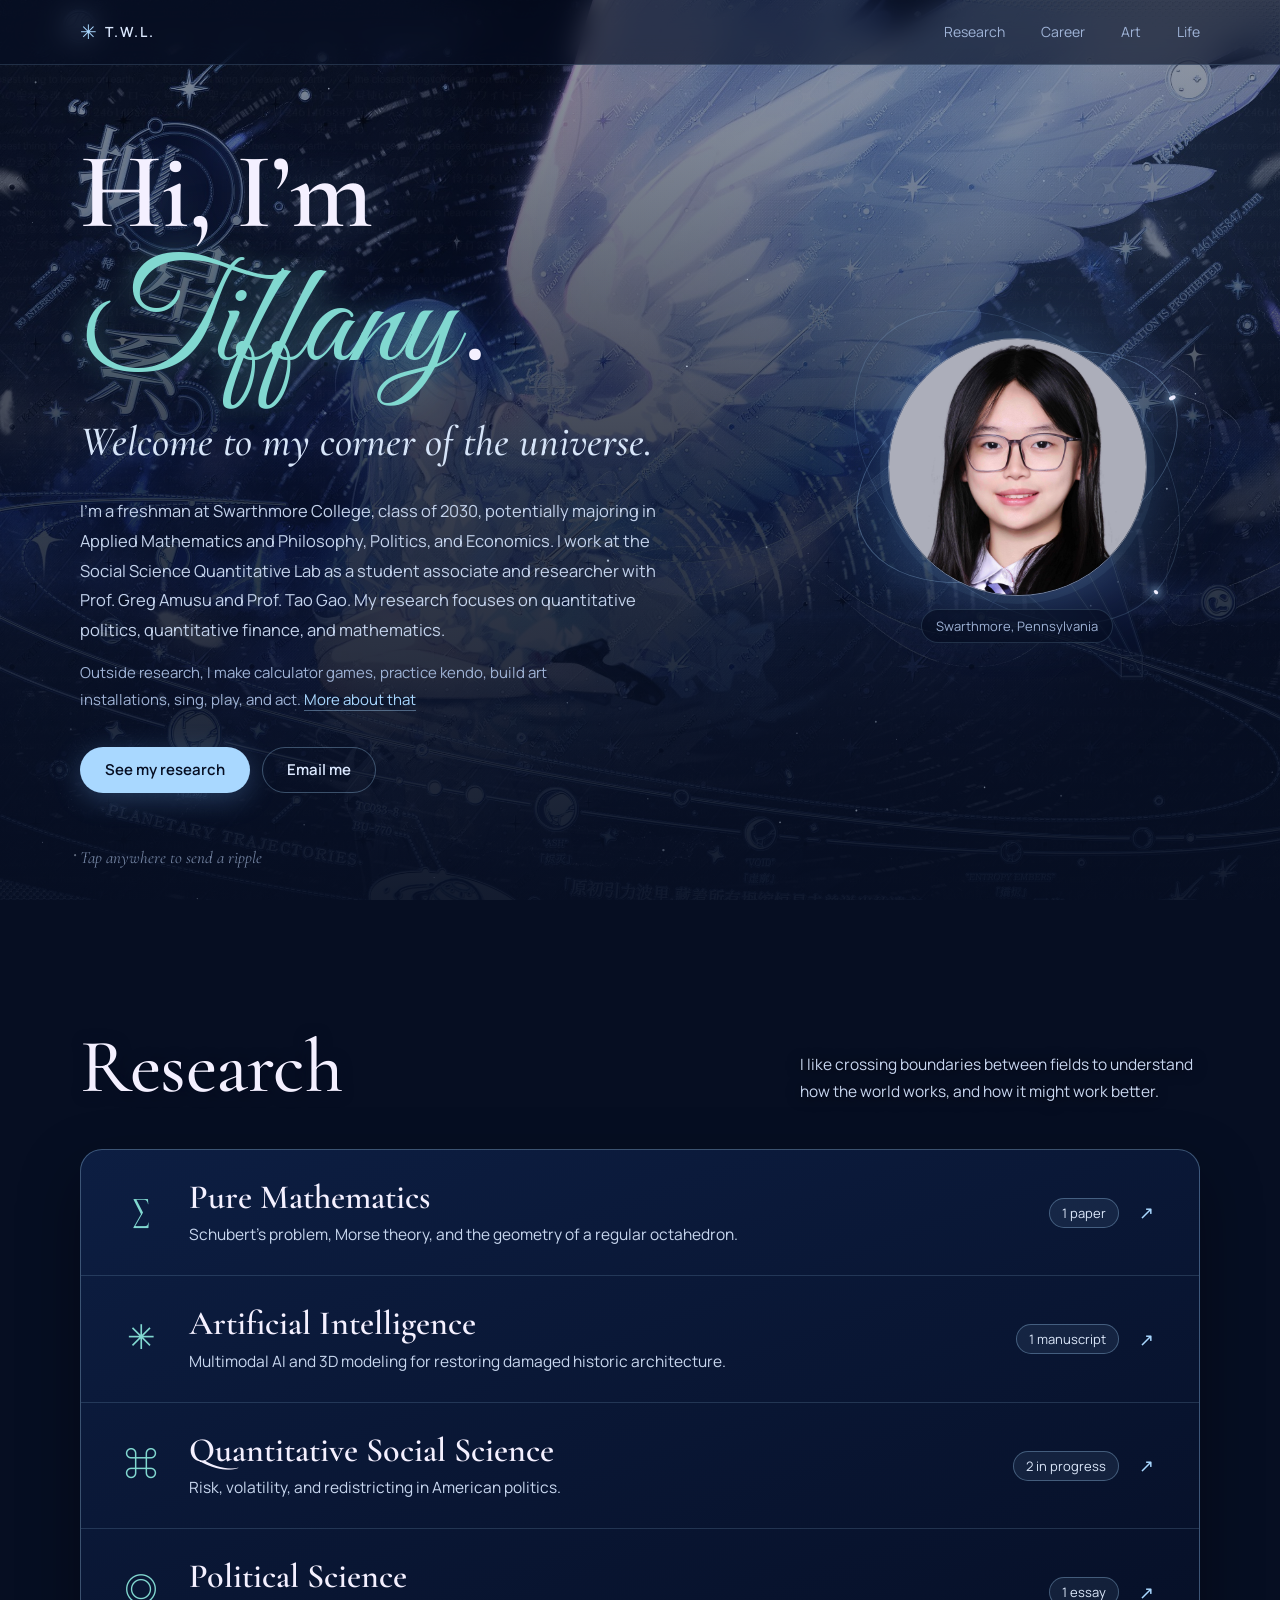
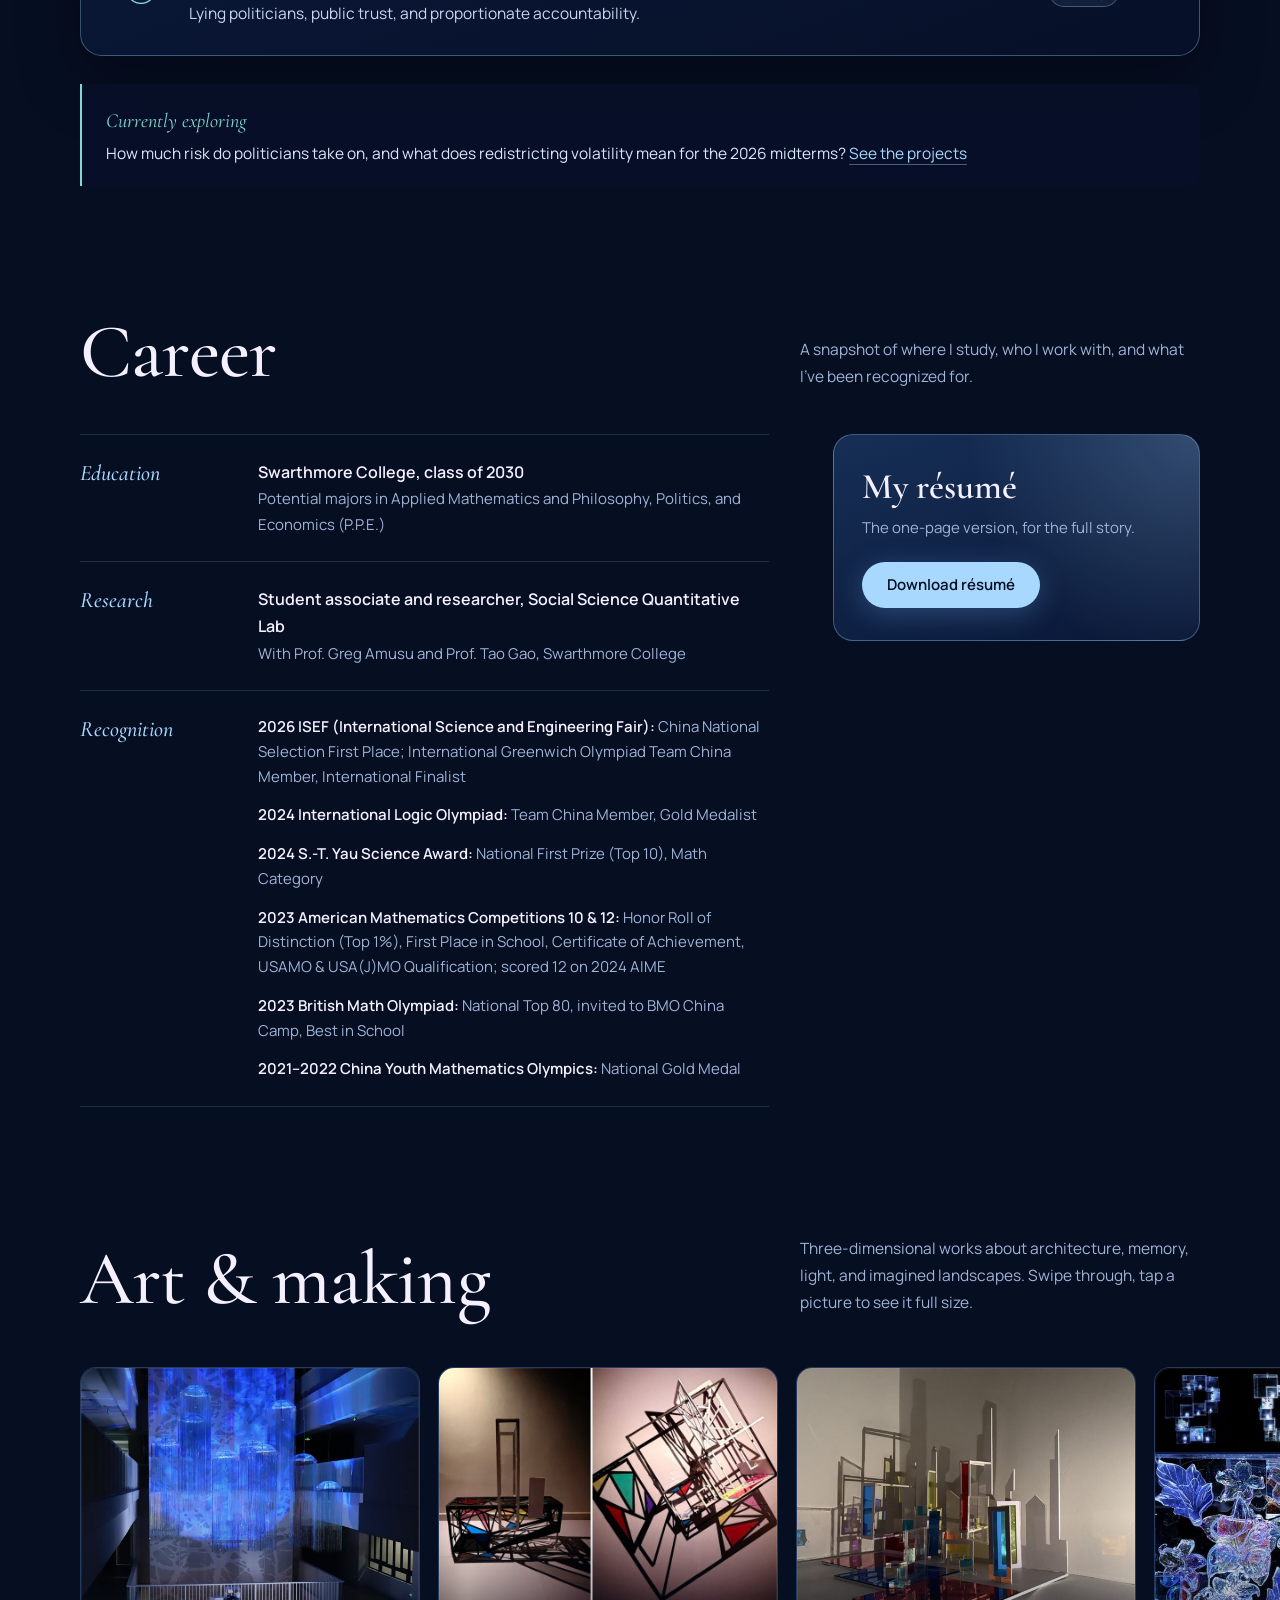
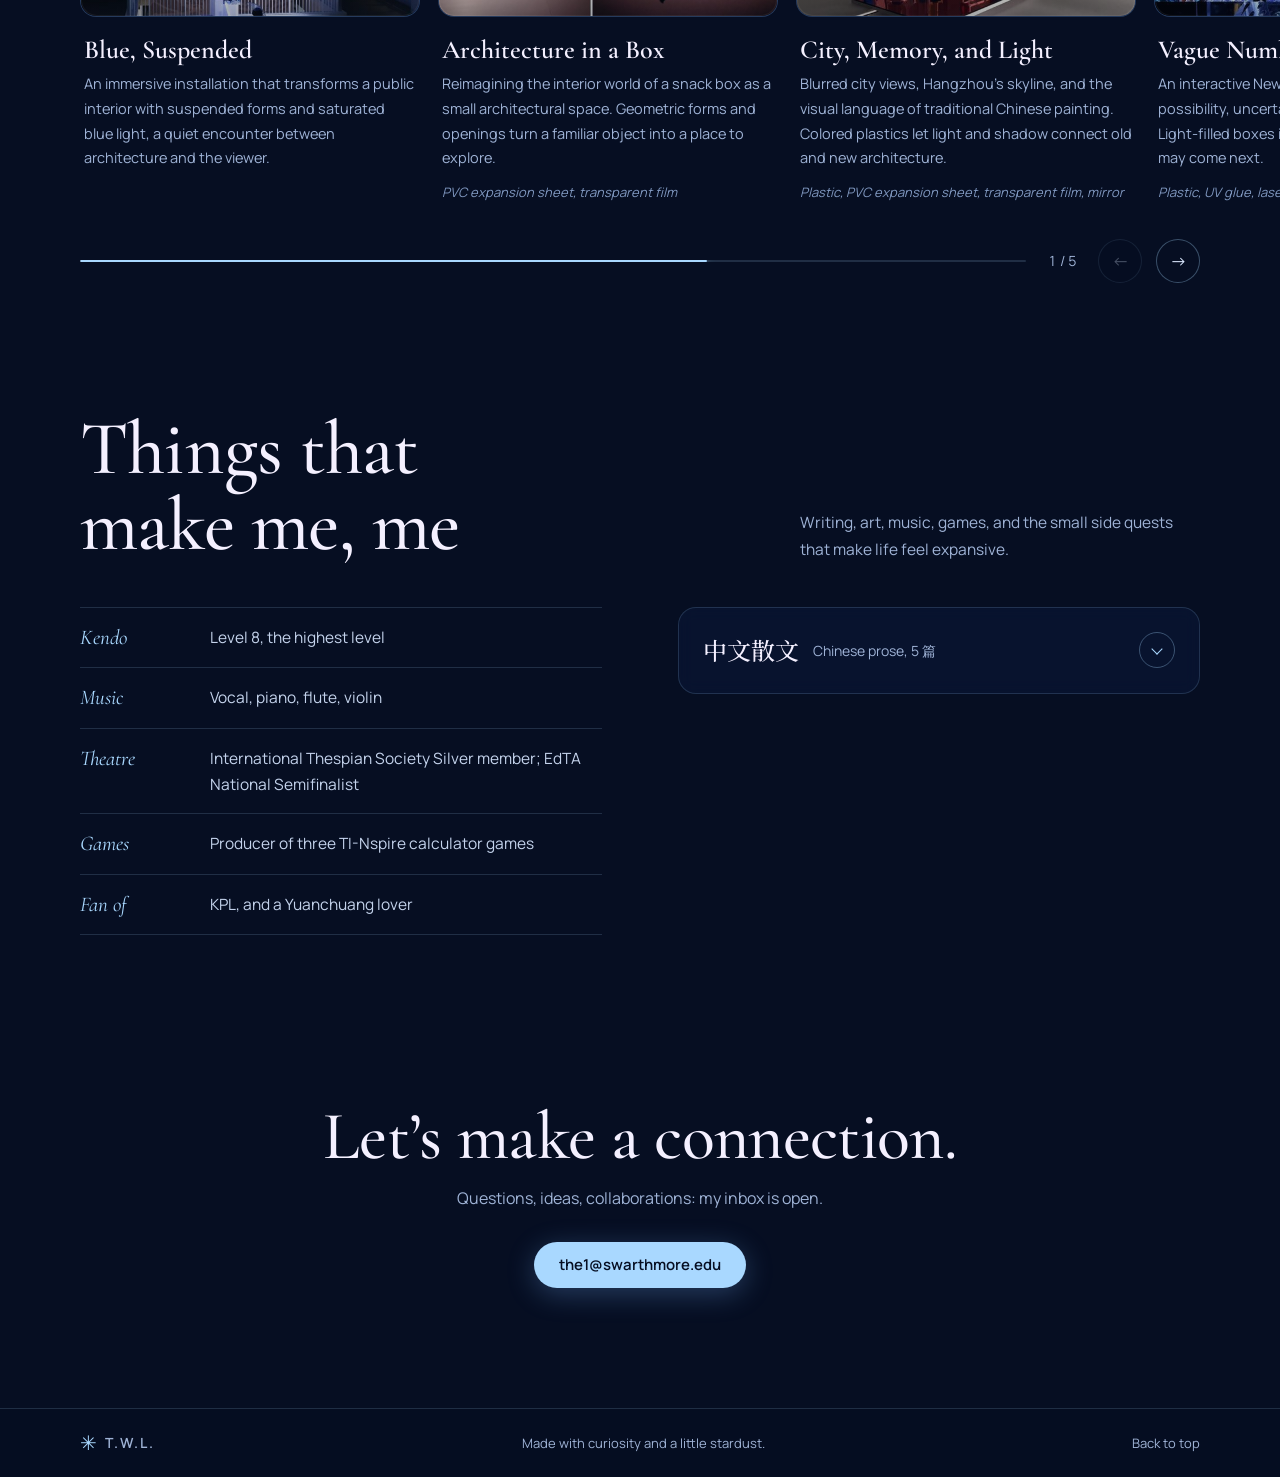
<file: index.html>
<!doctype html>
<html lang="en">
<head>
  <meta charset="utf-8">
  <meta name="viewport" content="width=device-width, initial-scale=1, viewport-fit=cover">
  <meta name="theme-color" content="#060e22">
  <meta name="description" content="Tiffany Wing Lun He — research, art, writing, and things I love.">
  <title>Tiffany Wing Lun He</title>
  <link rel="preconnect" href="https://fonts.googleapis.com">
  <link rel="preconnect" href="https://fonts.gstatic.com" crossorigin>
  <link href="https://fonts.googleapis.com/css2?family=Cormorant+Garamond:ital,wght@0,500;0,600;1,500&family=Great+Vibes&family=Manrope:wght@400;500;600&family=Noto+Serif+SC:wght@500&display=swap" rel="stylesheet">
  <link rel="stylesheet" href="style.css">
</head>
<body>
  <div class="backdrop" aria-hidden="true"></div>

  <header class="topbar">
    <div class="topbar-inner">
      <a class="wordmark" href="#home" aria-label="Tiffany, back to top"><span class="mark" aria-hidden="true">✳</span>T.W.L.</a>
      <nav aria-label="Main">
        <a href="#research">Research</a><a href="#career">Career</a><a href="#art">Art</a><a href="#life">Life</a>
      </nav>
    </div>
  </header>

  <main>
    <section class="hero" id="home">
      <div class="hero-copy">
        <h1>Hi, I’m <span class="name">Tiffany</span>.</h1>
        <p class="tagline">Welcome to my corner of the universe.</p>
        <p class="lead">I’m a freshman at Swarthmore College, class of 2030, potentially majoring in Applied Mathematics and Philosophy, Politics, and Economics. I work at the Social Science Quantitative Lab as a student associate and researcher with Prof. Greg Amusu and Prof. Tao Gao. My research focuses on quantitative politics, quantitative finance, and mathematics.</p>
        <p class="lead lead-small">Outside research, I make calculator games, practice kendo, build art installations, sing, play, and act. <a class="inline-link" href="#life">More about that</a></p>
        <div class="hero-actions">
          <a class="button" href="#research">See my research</a>
          <a class="button ghost" href="mailto:the1@swarthmore.edu">Email me</a>
        </div>
      </div>
      <div class="portrait-wrap">
        <div class="orbit orbit-a" aria-hidden="true"></div>
        <div class="orbit orbit-b" aria-hidden="true"></div>
        <div class="portrait"><img src="assets/profile.jpg" alt="Portrait of Tiffany" width="1500" height="1500"></div>
        <p class="portrait-note">Swarthmore, Pennsylvania</p>
      </div>
      <p class="hint" aria-hidden="true">Tap anywhere to send a ripple</p>
    </section>

    <section class="section" id="research">
      <div class="section-head">
        <h2>Research</h2>
        <p class="section-intro">I like crossing boundaries between fields to understand how the world works, and how it might work better.</p>
      </div>
      <ul class="fields">
        <li><a class="field" href="research/pure-mathematics.html"><span class="field-glyph" aria-hidden="true">∑</span><span class="field-body"><span class="field-name">Pure Mathematics</span><span class="field-desc">Schubert’s problem, Morse theory, and the geometry of a regular octahedron.</span></span><span class="field-count">1 paper</span><span class="field-arrow" aria-hidden="true">↗</span></a></li>
        <li><a class="field" href="research/ai.html"><span class="field-glyph" aria-hidden="true">✳</span><span class="field-body"><span class="field-name">Artificial Intelligence</span><span class="field-desc">Multimodal AI and 3D modeling for restoring damaged historic architecture.</span></span><span class="field-count">1 manuscript</span><span class="field-arrow" aria-hidden="true">↗</span></a></li>
        <li><a class="field" href="research/quantitative-social-science.html"><span class="field-glyph" aria-hidden="true">⌘</span><span class="field-body"><span class="field-name">Quantitative Social Science</span><span class="field-desc">Risk, volatility, and redistricting in American politics.</span></span><span class="field-count">2 in progress</span><span class="field-arrow" aria-hidden="true">↗</span></a></li>
        <li><a class="field" href="research/political-science.html"><span class="field-glyph" aria-hidden="true">◎</span><span class="field-body"><span class="field-name">Political Science</span><span class="field-desc">Lying politicians, public trust, and proportionate accountability.</span></span><span class="field-count">1 essay</span><span class="field-arrow" aria-hidden="true">↗</span></a></li>
      </ul>
      <p class="now"><span class="now-label">Currently exploring</span> How much risk do politicians take on, and what does redistricting volatility mean for the 2026 midterms? <a class="inline-link" href="research/quantitative-social-science.html">See the projects</a></p>
    </section>

    <section class="section" id="career">
      <div class="section-head">
        <h2>Career</h2>
        <p class="section-intro">A snapshot of where I study, who I work with, and what I’ve been recognized for.</p>
      </div>
      <div class="career-layout">
        <div class="entries">
          <div class="entry"><h3>Education</h3><div><p class="entry-title">Swarthmore College, class of 2030</p><p>Potential majors in Applied Mathematics and Philosophy, Politics, and Economics (P.P.E.)</p></div></div>
          <div class="entry"><h3>Research</h3><div><p class="entry-title">Student associate and researcher, Social Science Quantitative Lab</p><p>With Prof. Greg Amusu and Prof. Tao Gao, Swarthmore College</p></div></div>
          <div class="entry"><h3>Recognition</h3><ul class="awards">
            <li><b>2026 ISEF (International Science and Engineering Fair):</b> China National Selection First Place; International Greenwich Olympiad Team China Member, International Finalist</li>
            <li><b>2024 International Logic Olympiad:</b> Team China Member, Gold Medalist</li>
            <li><b>2024 S.-T. Yau Science Award:</b> National First Prize (Top 10), Math Category</li>
            <li><b>2023 American Mathematics Competitions 10 &amp; 12:</b> Honor Roll of Distinction (Top 1%), First Place in School, Certificate of Achievement, USAMO &amp; USA(J)MO Qualification; scored 12 on 2024 AIME</li>
            <li><b>2023 British Math Olympiad:</b> National Top 80, invited to BMO China Camp, Best in School</li>
            <li><b>2021–2022 China Youth Mathematics Olympics:</b> National Gold Medal</li>
          </ul></div>
        </div>
        <aside class="resume-card">
          <h3>My résumé</h3>
          <p>The one-page version, for the full story.</p>
          <a class="button" href="assets/resume.pdf" download>Download résumé</a>
        </aside>
      </div>
    </section>

    <section class="section art-section" id="art">
      <div class="section-head">
        <h2>Art &amp; making</h2>
        <p class="section-intro">Three-dimensional works about architecture, memory, light, and imagined landscapes. Swipe through, tap a picture to see it full size.</p>
      </div>
      <div class="gallery" data-gallery>
        <div class="gallery-track" tabindex="0" aria-label="Art projects, scroll horizontally">
          <figure class="slide">
            <button class="slide-media" type="button" aria-label="View Blue, Suspended full size">
              <img src="assets/art/thumbs/blue-immersive-installation.jpg" data-full="assets/art/blue-immersive-installation.jpg" alt="A blue immersive installation with suspended, glowing forms" loading="lazy" draggable="false">
            </button>
            <figcaption><h3>Blue, Suspended</h3><p>An immersive installation that transforms a public interior with suspended forms and saturated blue light, a quiet encounter between architecture and the viewer.</p></figcaption>
          </figure>
          <figure class="slide">
            <button class="slide-media" type="button" aria-label="View Architecture in a Box full size">
              <img src="assets/art/thumbs/snack-box-architecture.jpg" data-full="assets/art/snack-box-architecture.jpg" alt="Geometric architecture model inspired by snack-box forms, shown from two viewpoints" loading="lazy" draggable="false">
            </button>
            <figcaption><h3>Architecture in a Box</h3><p>Reimagining the interior world of a snack box as a small architectural space. Geometric forms and openings turn a familiar object into a place to explore.</p><p class="materials">PVC expansion sheet, transparent film</p></figcaption>
          </figure>
          <figure class="slide">
            <button class="slide-media" type="button" aria-label="View City, Memory, and Light full size">
              <img src="assets/art/thumbs/city-and-architecture-study.jpg" data-full="assets/art/city-and-architecture-study.jpg" alt="Colorful architectural model with translucent panels and layered shadows" loading="lazy" draggable="false">
            </button>
            <figcaption><h3>City, Memory, and Light</h3><p>Blurred city views, Hangzhou’s skyline, and the visual language of traditional Chinese painting. Colored plastics let light and shadow connect old and new architecture.</p><p class="materials">Plastic, PVC expansion sheet, transparent film, mirror</p></figcaption>
          </figure>
          <figure class="slide">
            <button class="slide-media pair stack" type="button" aria-label="View Vague Numbers full size">
              <img src="assets/art/thumbs/new-year-light-box-installation.jpg" data-full="assets/art/new-year-light-box-installation.jpg" alt="A sequence of illuminated transparent boxes forming a New Year installation" loading="lazy" draggable="false">
              <img src="assets/art/thumbs/new-year-detail-study.jpg" data-full="assets/art/new-year-detail-study.jpg" alt="Close-up studies of reflective, iridescent forms in the installation" loading="lazy" draggable="false">
            </button>
            <figcaption><h3>Vague Numbers</h3><p>An interactive New Year installation about possibility, uncertainty, and shared wishes. Light-filled boxes invite viewers to imagine what may come next.</p><p class="materials">Plastic, UV glue, laser-cut paper, light</p></figcaption>
          </figure>
          <figure class="slide">
            <button class="slide-media pair" type="button" aria-label="View Finding Nature in the Blur full size">
              <img src="assets/art/thumbs/mountain-light-installation.jpg" data-full="assets/art/mountain-light-installation.jpg" alt="Illuminated sculptural installation with geometric structures and warm light" loading="lazy" draggable="false">
              <img src="assets/art/thumbs/mountain-installation-process.jpg" data-full="assets/art/mountain-installation-process.jpg" alt="Process views exploring reflections and perspective through the light installation" loading="lazy" draggable="false">
            </button>
            <figcaption><h3>Finding Nature in the Blur</h3><p>An imagined landscape built from geometric symbols and shifting reflections. Interactive structures invite viewers to find nature through light, sound, and other senses.</p><p class="materials">Plastic, glass, flowers, wood, UV glue, glitter, light</p></figcaption>
          </figure>
        </div>
        <div class="gallery-controls">
          <div class="gallery-progress" aria-hidden="true"><span></span></div>
          <p class="gallery-count" aria-live="polite">1 / 5</p>
          <button class="round" type="button" data-prev aria-label="Previous project">←</button>
          <button class="round" type="button" data-next aria-label="Next project">→</button>
        </div>
      </div>
    </section>

    <section class="section" id="life">
      <div class="section-head">
        <h2>Things that make me, me</h2>
        <p class="section-intro">Writing, art, music, games, and the small side quests that make life feel expansive.</p>
      </div>
      <div class="life-layout">
        <dl class="pursuits">
          <div><dt>Kendo</dt><dd>Level 8, the highest level</dd></div>
          <div><dt>Music</dt><dd>Vocal, piano, flute, violin</dd></div>
          <div><dt>Theatre</dt><dd>International Thespian Society Silver member; EdTA National Semifinalist</dd></div>
          <div><dt>Games</dt><dd>Producer of three TI-Nspire calculator games</dd></div>
          <div><dt>Fan of</dt><dd>KPL, and a Yuanchuang lover</dd></div>
        </dl>
        <details class="essays">
          <summary><span class="essays-title">中文散文</span><span class="essays-sub">Chinese prose, 5 篇</span><span class="chev" aria-hidden="true"></span></summary>
          <p class="toc-head">目录</p>
          <ol class="toc">
            <li><a href="assets/essays/glass-spine.pdf" target="_blank" rel="noopener"><span class="toc-num">01</span><span class="toc-title">玻璃脊柱</span><span class="toc-leader" aria-hidden="true"></span><span class="toc-read">阅读</span></a></li>
            <li><a href="assets/essays/innocent-mockingbird.pdf" target="_blank" rel="noopener"><span class="toc-num">02</span><span class="toc-title">无罪的知更鸟</span><span class="toc-leader" aria-hidden="true"></span><span class="toc-read">阅读</span></a></li>
            <li><a href="assets/essays/pupil.pdf" target="_blank" rel="noopener"><span class="toc-num">03</span><span class="toc-title">瞳孔</span><span class="toc-leader" aria-hidden="true"></span><span class="toc-read">阅读</span></a></li>
            <li><a href="assets/essays/long-drunkenness.pdf" target="_blank" rel="noopener"><span class="toc-num">04</span><span class="toc-title">长醉</span><span class="toc-leader" aria-hidden="true"></span><span class="toc-read">阅读</span></a></li>
            <li><a href="assets/essays/i-killed-her.pdf" target="_blank" rel="noopener"><span class="toc-num">05</span><span class="toc-title">我杀死了她</span><span class="toc-leader" aria-hidden="true"></span><span class="toc-read">阅读</span></a></li>
          </ol>
        </details>
      </div>
    </section>

    <section class="contact" id="contact">
      <h2>Let’s make a connection.</h2>
      <p>Questions, ideas, collaborations: my inbox is open.</p>
      <a class="button" href="mailto:the1@swarthmore.edu">the1@swarthmore.edu</a>
    </section>
  </main>

  <footer>
    <div class="footer-inner">
      <a class="wordmark" href="#home"><span class="mark" aria-hidden="true">✳</span>T.W.L.</a>
      <p>Made with curiosity and a little stardust.</p>
      <a href="#home">Back to top</a>
    </div>
  </footer>

  <dialog class="lightbox" aria-label="Artwork viewer">
    <div class="lb-stage">
      <img class="lb-img" alt="">
      <button class="round lb-prev" type="button" aria-label="Previous image">←</button>
      <button class="round lb-next" type="button" aria-label="Next image">→</button>
    </div>
    <div class="lb-caption"><p class="lb-title"></p><p class="lb-alt"></p><p class="lb-count"></p></div>
    <button class="round lb-close" type="button" aria-label="Close viewer">✕</button>
  </dialog>

  <script src="fx.js"></script>
  <script src="gallery.js"></script>
</body>
</html>
</file>
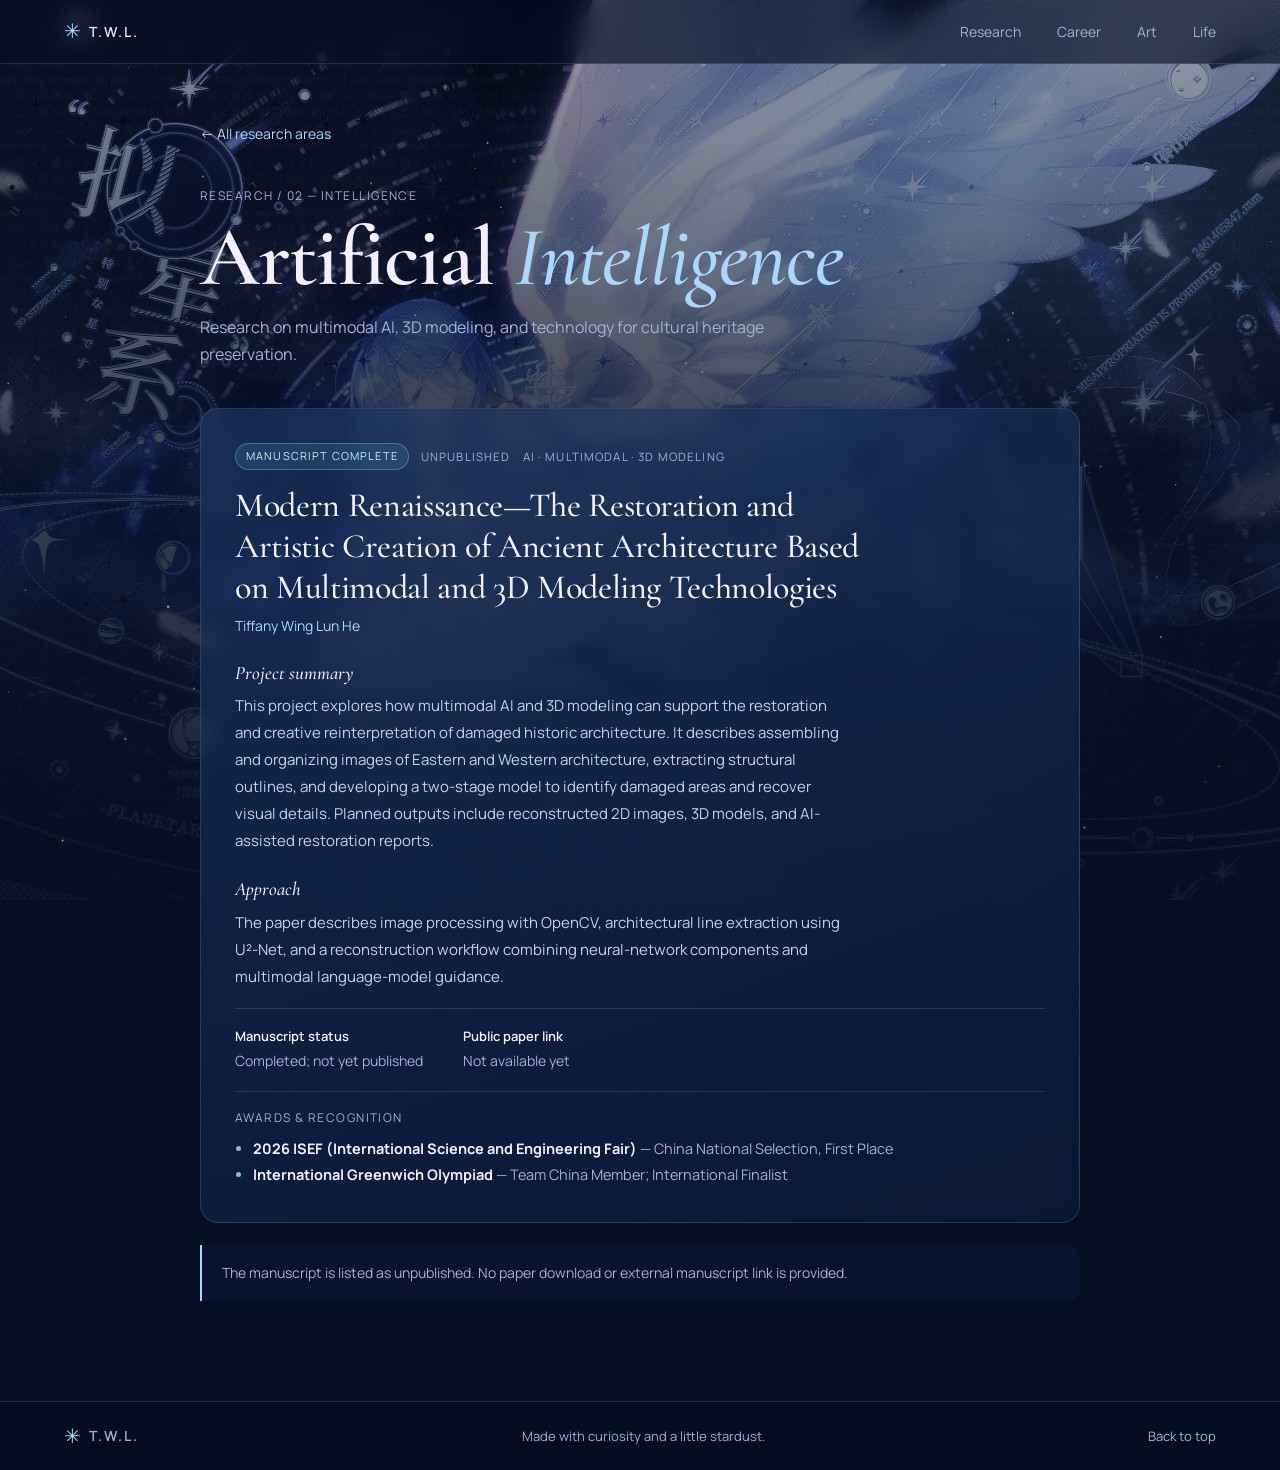
<file: research/ai.html>
<!doctype html>
<html lang="en">
<head>
  <meta charset="utf-8"><meta name="viewport" content="width=device-width,initial-scale=1,viewport-fit=cover">
  <title>Artificial Intelligence — Tiffany Wing Lun</title><link rel="preconnect" href="https://fonts.googleapis.com"><link rel="preconnect" href="https://fonts.gstatic.com" crossorigin><link href="https://fonts.googleapis.com/css2?family=Cormorant+Garamond:ital,wght@0,500;0,600;1,500&family=Manrope:wght@400;500;600&family=Noto+Serif+SC:wght@500&display=swap" rel="stylesheet"><link rel="stylesheet" href="../style.css">
</head>
<body class="papers-page"><div class="backdrop" aria-hidden="true"></div>
  <header class="topbar"><a class="wordmark" href="../index.html"><span class="mark" aria-hidden="true">✳</span>T.W.L.</a><nav><a href="../index.html#research">Research</a><a href="../index.html#career">Career</a><a href="../index.html#art">Art</a><a href="../index.html#life">Life</a></nav><a class="top-contact" href="mailto:the1@swarthmore.edu">Say hello ↗</a></header>
  <main class="papers-main"><a class="back-link" href="../index.html#research">← All research areas</a><p class="eyebrow">RESEARCH / 02 — INTELLIGENCE</p><h1>Artificial <em>Intelligence</em></h1><p class="papers-intro">Research on multimodal AI, 3D modeling, and technology for cultural heritage preservation.</p>
    <div class="paper-list"><article class="paper-card project-card"><div class="paper-meta"><span class="status-pill">MANUSCRIPT COMPLETE</span><span>UNPUBLISHED</span><span>AI · MULTIMODAL · 3D MODELING</span></div>
      <h2>Modern Renaissance—The Restoration and Artistic Creation of Ancient Architecture Based on Multimodal and 3D Modeling Technologies</h2>
      <p class="authors">Tiffany Wing Lun He</p>
      <p class="abstract"><b>Project summary</b>This project explores how multimodal AI and 3D modeling can support the restoration and creative reinterpretation of damaged historic architecture. It describes assembling and organizing images of Eastern and Western architecture, extracting structural outlines, and developing a two-stage model to identify damaged areas and recover visual details. Planned outputs include reconstructed 2D images, 3D models, and AI-assisted restoration reports.</p>
      <p class="abstract"><b>Approach</b>The paper describes image processing with OpenCV, architectural line extraction using U²-Net, and a reconstruction workflow combining neural-network components and multimodal language-model guidance.</p>
      <div class="project-details"><p><b>Manuscript status</b>Completed; not yet published</p><p><b>Public paper link</b>Not available yet</p></div>
      <div class="awards-block"><p class="award-heading">AWARDS & RECOGNITION</p><ul><li><b>2026 ISEF (International Science and Engineering Fair)</b> — China National Selection, First Place</li><li><b>International Greenwich Olympiad</b> — Team China Member; International Finalist</li></ul></div>
    </article></div>
    <aside class="papers-note">The manuscript is listed as unpublished. No paper download or external manuscript link is provided.</aside>
  </main>
  <footer><a class="wordmark" href="../index.html"><span class="mark" aria-hidden="true">✳</span>T.W.L.</a><p>Made with curiosity and a little stardust.</p><a href="#">Back to top</a></footer>
<script src="../fx.js"></script>
</body></html>
</file>
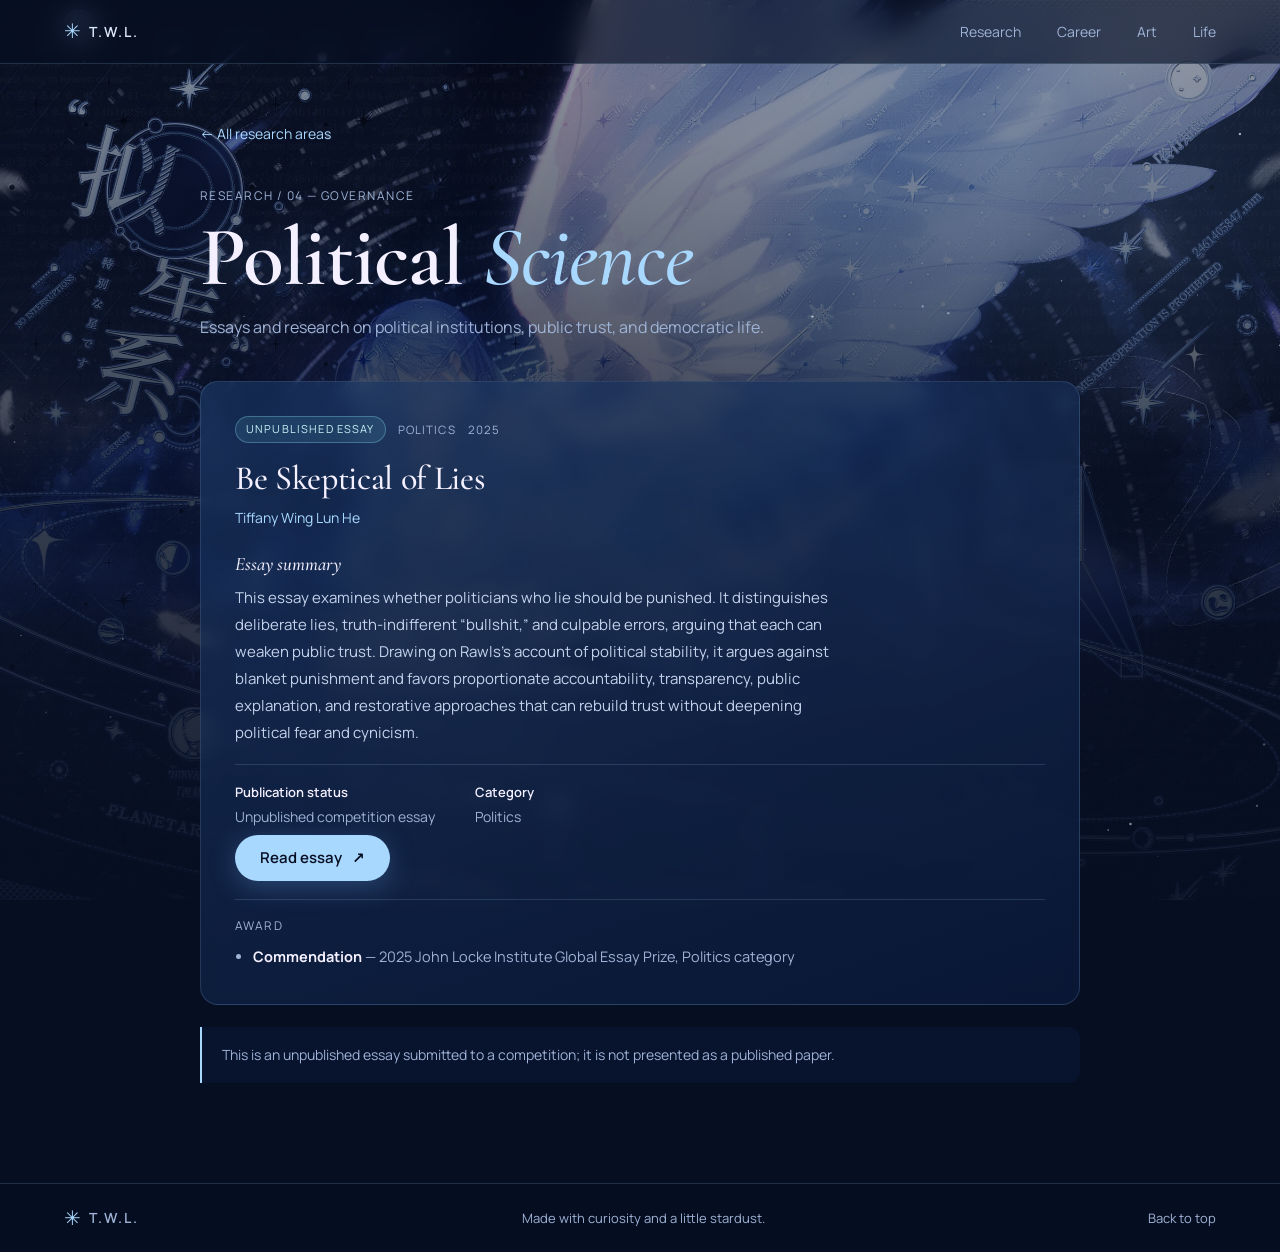
<file: research/political-science.html>
<!doctype html>
<html lang="en">
<head>
  <meta charset="utf-8"><meta name="viewport" content="width=device-width,initial-scale=1,viewport-fit=cover">
  <title>Political Science — Tiffany Wing Lun</title><link rel="preconnect" href="https://fonts.googleapis.com"><link rel="preconnect" href="https://fonts.gstatic.com" crossorigin><link href="https://fonts.googleapis.com/css2?family=Cormorant+Garamond:ital,wght@0,500;0,600;1,500&family=Manrope:wght@400;500;600&family=Noto+Serif+SC:wght@500&display=swap" rel="stylesheet"><link rel="stylesheet" href="../style.css">
</head>
<body class="papers-page"><div class="backdrop" aria-hidden="true"></div>
  <header class="topbar"><a class="wordmark" href="../index.html"><span class="mark" aria-hidden="true">✳</span>T.W.L.</a><nav><a href="../index.html#research">Research</a><a href="../index.html#career">Career</a><a href="../index.html#art">Art</a><a href="../index.html#life">Life</a></nav><a class="top-contact" href="mailto:the1@swarthmore.edu">Say hello ↗</a></header>
  <main class="papers-main"><a class="back-link" href="../index.html#research">← All research areas</a><p class="eyebrow">RESEARCH / 04 — GOVERNANCE</p><h1>Political <em>Science</em></h1><p class="papers-intro">Essays and research on political institutions, public trust, and democratic life.</p>
    <div class="paper-list"><article class="paper-card project-card"><div class="paper-meta"><span class="status-pill">UNPUBLISHED ESSAY</span><span>POLITICS</span><span>2025</span></div>
      <h2>Be Skeptical of Lies</h2><p class="authors">Tiffany Wing Lun He</p>
      <p class="abstract"><b>Essay summary</b>This essay examines whether politicians who lie should be punished. It distinguishes deliberate lies, truth-indifferent “bullshit,” and culpable errors, arguing that each can weaken public trust. Drawing on Rawls’s account of political stability, it argues against blanket punishment and favors proportionate accountability, transparency, public explanation, and restorative approaches that can rebuild trust without deepening political fear and cynicism.</p>
      <div class="project-details"><p><b>Publication status</b>Unpublished competition essay</p><p><b>Category</b>Politics</p></div>
      <div class="paper-links"><a class="button light" href="../assets/papers/be-skeptical-of-lies.pdf" target="_blank" rel="noopener noreferrer">Read essay <span>↗</span></a></div>
      <div class="awards-block"><p class="award-heading">AWARD</p><ul><li><b>Commendation</b> — 2025 John Locke Institute Global Essay Prize, Politics category</li></ul></div>
    </article></div>
    <aside class="papers-note">This is an unpublished essay submitted to a competition; it is not presented as a published paper.</aside>
  </main>
  <footer><a class="wordmark" href="../index.html"><span class="mark" aria-hidden="true">✳</span>T.W.L.</a><p>Made with curiosity and a little stardust.</p><a href="#">Back to top</a></footer>
<script src="../fx.js"></script>
</body></html>
</file>
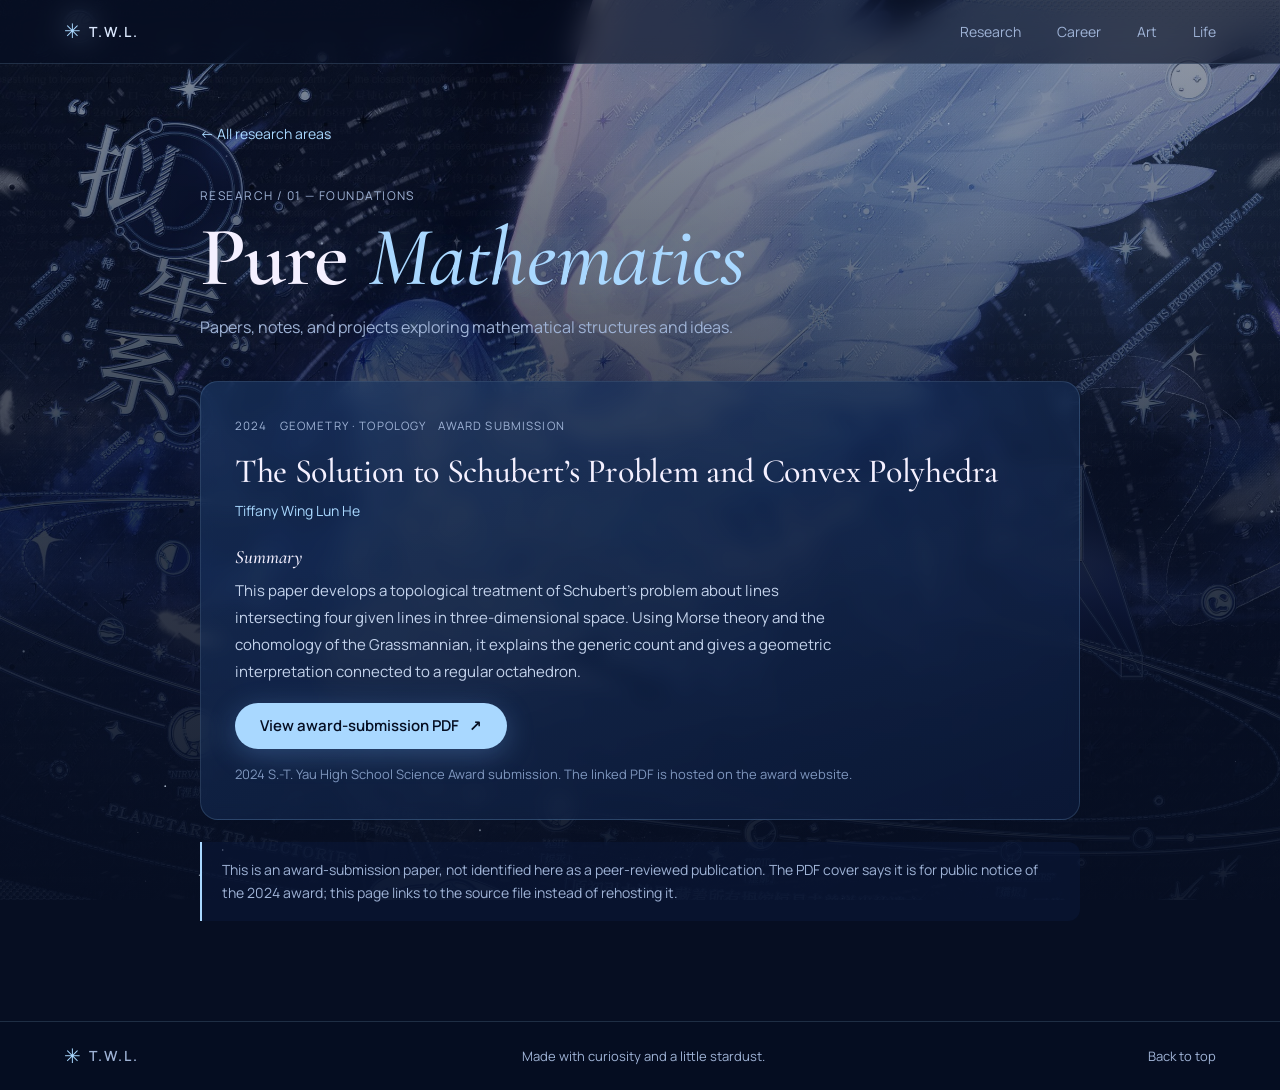
<file: research/pure-mathematics.html>
<!doctype html><html lang="en"><head><meta charset="utf-8"><meta name="viewport" content="width=device-width,initial-scale=1,viewport-fit=cover"><title>Pure Mathematics — Tiffany Wing Lun</title><link rel="preconnect" href="https://fonts.googleapis.com"><link rel="preconnect" href="https://fonts.gstatic.com" crossorigin><link href="https://fonts.googleapis.com/css2?family=Cormorant+Garamond:ital,wght@0,500;0,600;1,500&family=Manrope:wght@400;500;600&family=Noto+Serif+SC:wght@500&display=swap" rel="stylesheet"><link rel="stylesheet" href="../style.css"></head><body class="papers-page"><div class="backdrop" aria-hidden="true"></div><header class="topbar"><a class="wordmark" href="../index.html"><span class="mark" aria-hidden="true">✳</span>T.W.L.</a><nav><a href="../index.html#research">Research</a><a href="../index.html#career">Career</a><a href="../index.html#art">Art</a><a href="../index.html#life">Life</a></nav><a class="top-contact" href="mailto:the1@swarthmore.edu">Say hello ↗</a></header><main class="papers-main"><a class="back-link" href="../index.html#research">← All research areas</a><p class="eyebrow">RESEARCH / 01 — FOUNDATIONS</p><h1>Pure <em>Mathematics</em></h1><p class="papers-intro">Papers, notes, and projects exploring mathematical structures and ideas.</p><div class="paper-list"><article class="paper-card"><div class="paper-meta"><span>2024</span><span>GEOMETRY · TOPOLOGY</span><span>AWARD SUBMISSION</span></div><h2>The Solution to Schubert’s Problem and Convex Polyhedra</h2><p class="authors">Tiffany Wing Lun He</p><p class="abstract"><b>Summary</b>This paper develops a topological treatment of Schubert’s problem about lines intersecting four given lines in three-dimensional space. Using Morse theory and the cohomology of the Grassmannian, it explains the generic count and gives a geometric interpretation connected to a regular octahedron.</p><div class="paper-links"><a class="button light" href="https://www.yau-awards.com/uploads/file/20241106/20241106151527_67918.pdf" target="_blank" rel="noopener noreferrer">View award-submission PDF <span>↗</span></a></div><p class="source-note">2024 S.-T. Yau High School Science Award submission. The linked PDF is hosted on the award website.</p></article></div><aside class="papers-note">This is an award-submission paper, not identified here as a peer-reviewed publication. The PDF cover says it is for public notice of the 2024 award; this page links to the source file instead of rehosting it.</aside></main><footer><a class="wordmark" href="../index.html"><span class="mark" aria-hidden="true">✳</span>T.W.L.</a><p>Made with curiosity and a little stardust.</p><a href="#">Back to top</a></footer><script src="../fx.js"></script>
</body></html>
</file>
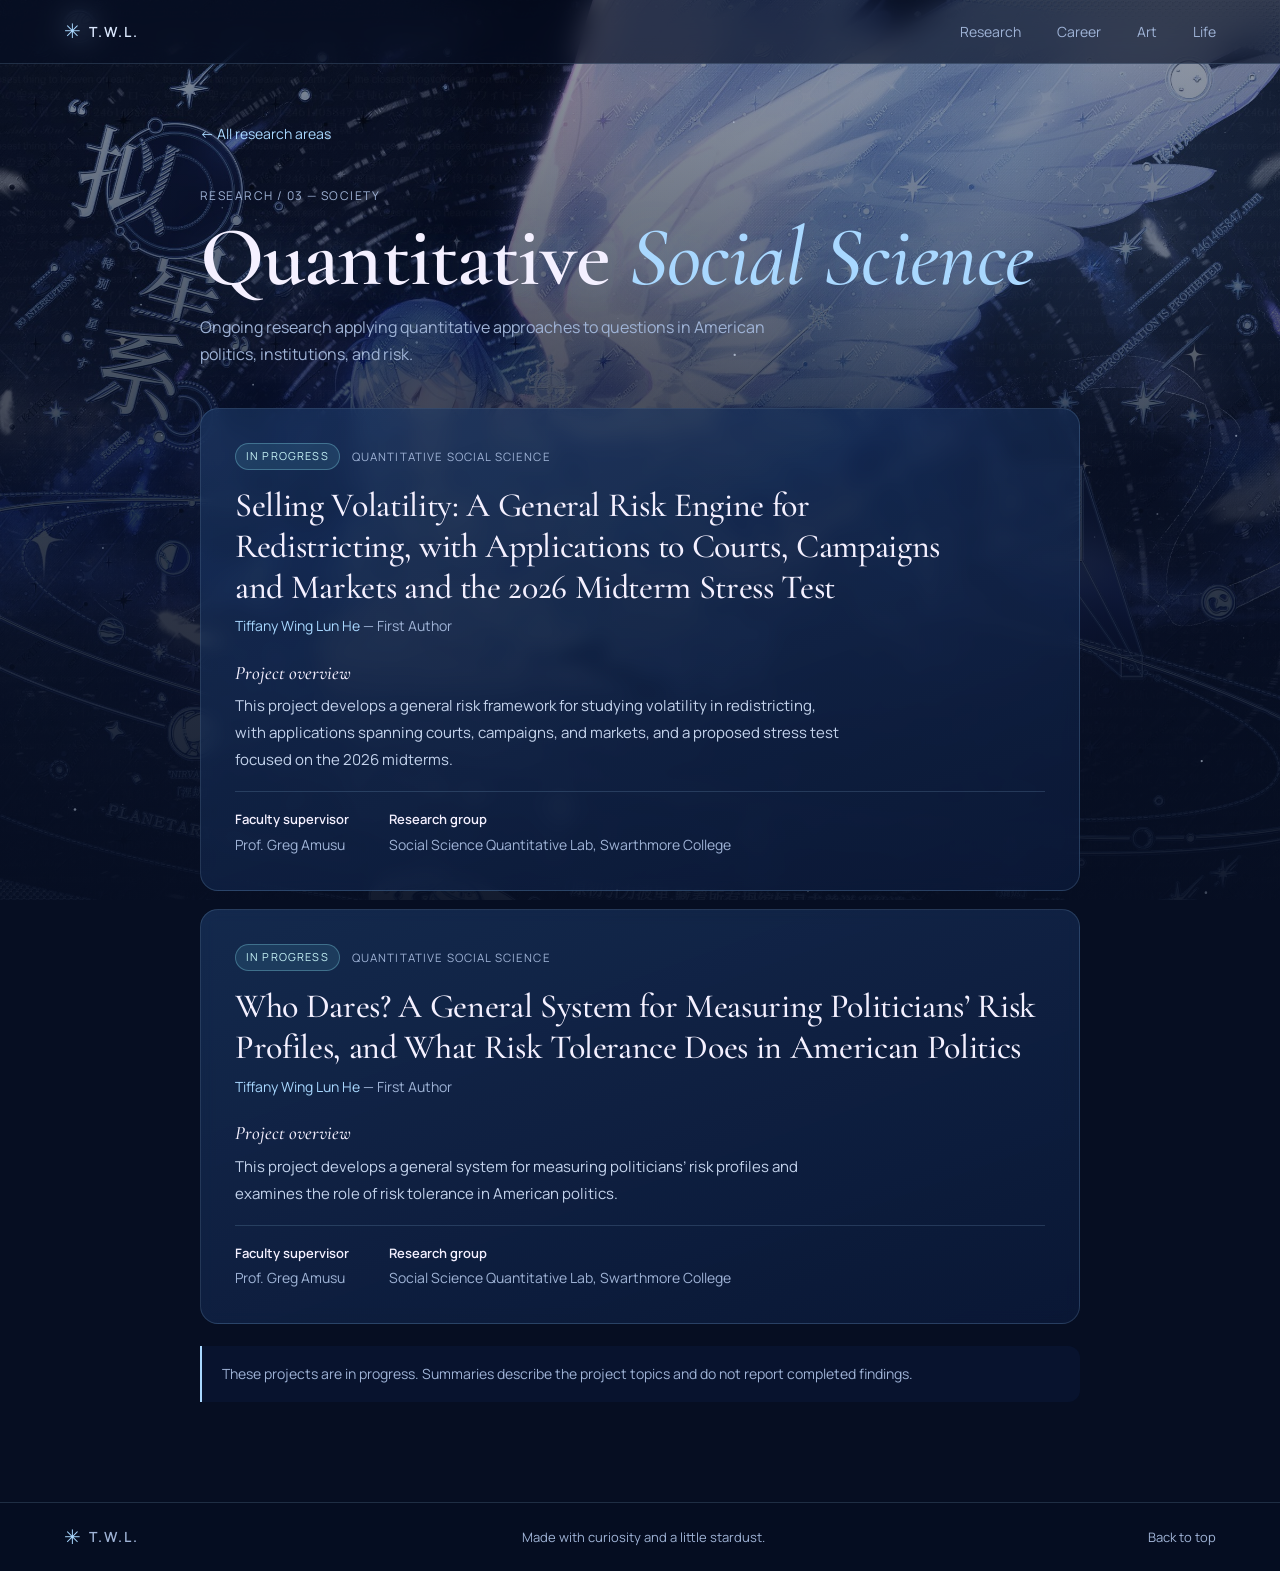
<file: research/quantitative-social-science.html>
<!doctype html>
<html lang="en">
<head>
  <meta charset="utf-8"><meta name="viewport" content="width=device-width,initial-scale=1,viewport-fit=cover">
  <title>Quantitative Social Science — Tiffany Wing Lun</title><link rel="preconnect" href="https://fonts.googleapis.com"><link rel="preconnect" href="https://fonts.gstatic.com" crossorigin><link href="https://fonts.googleapis.com/css2?family=Cormorant+Garamond:ital,wght@0,500;0,600;1,500&family=Manrope:wght@400;500;600&family=Noto+Serif+SC:wght@500&display=swap" rel="stylesheet"><link rel="stylesheet" href="../style.css">
</head>
<body class="papers-page"><div class="backdrop" aria-hidden="true"></div>
  <header class="topbar"><a class="wordmark" href="../index.html"><span class="mark" aria-hidden="true">✳</span>T.W.L.</a><nav><a href="../index.html#research">Research</a><a href="../index.html#career">Career</a><a href="../index.html#art">Art</a><a href="../index.html#life">Life</a></nav><a class="top-contact" href="mailto:the1@swarthmore.edu">Say hello ↗</a></header>
  <main class="papers-main"><a class="back-link" href="../index.html#research">← All research areas</a><p class="eyebrow">RESEARCH / 03 — SOCIETY</p><h1>Quantitative <em>Social Science</em></h1><p class="papers-intro">Ongoing research applying quantitative approaches to questions in American politics, institutions, and risk.</p>
    <div class="paper-list">
      <article class="paper-card project-card"><div class="paper-meta"><span class="status-pill">IN PROGRESS</span><span>QUANTITATIVE SOCIAL SCIENCE</span></div><h2>Selling Volatility: A General Risk Engine for Redistricting, with Applications to Courts, Campaigns and Markets and the 2026 Midterm Stress Test</h2><p class="authors">Tiffany Wing Lun He <span>— First Author</span></p><p class="abstract"><b>Project overview</b>This project develops a general risk framework for studying volatility in redistricting, with applications spanning courts, campaigns, and markets, and a proposed stress test focused on the 2026 midterms.</p><div class="project-details"><p><b>Faculty supervisor</b>Prof. Greg Amusu</p><p><b>Research group</b>Social Science Quantitative Lab, Swarthmore College</p></div></article>
      <article class="paper-card project-card"><div class="paper-meta"><span class="status-pill">IN PROGRESS</span><span>QUANTITATIVE SOCIAL SCIENCE</span></div><h2>Who Dares? A General System for Measuring Politicians’ Risk Profiles, and What Risk Tolerance Does in American Politics</h2><p class="authors">Tiffany Wing Lun He <span>— First Author</span></p><p class="abstract"><b>Project overview</b>This project develops a general system for measuring politicians’ risk profiles and examines the role of risk tolerance in American politics.</p><div class="project-details"><p><b>Faculty supervisor</b>Prof. Greg Amusu</p><p><b>Research group</b>Social Science Quantitative Lab, Swarthmore College</p></div></article>
    </div>
    <aside class="papers-note">These projects are in progress. Summaries describe the project topics and do not report completed findings.</aside>
  </main>
  <footer><a class="wordmark" href="../index.html"><span class="mark" aria-hidden="true">✳</span>T.W.L.</a><p>Made with curiosity and a little stardust.</p><a href="#">Back to top</a></footer>
<script src="../fx.js"></script>
</body></html>
</file>
<file: style.css>
/* ===== Tokens ===== */
:root{
  --night:#060e22;
  --deep:#0c1b3d;
  --ice:#dce9ff;
  --mist:#9fb3d6;
  --halo:#a9d8ff;
  --pearl:#f4f0ff;
  --line:rgba(169,216,255,.16);
  --line-strong:rgba(169,216,255,.32);
  --panel:rgba(12,27,61,.48);
  --display:'Cormorant Garamond','Noto Serif SC',Georgia,serif;
  --sans:'Manrope','PingFang SC','Microsoft YaHei',system-ui,-apple-system,sans-serif;
  --cn:'Noto Serif SC','Songti SC','STSong',serif;
  --gutter:clamp(20px,6vw,64px);
  --wrap:min(1120px,100% - 2*var(--gutter));
  --topbar:64px;
}
*,*::before,*::after{box-sizing:border-box}
html{scroll-behavior:smooth;scroll-padding-top:calc(var(--topbar) + 16px);-webkit-text-size-adjust:100%}
body{margin:0;background:var(--night);color:var(--ice);font:400 16px/1.7 var(--sans);overflow-x:hidden;-webkit-font-smoothing:antialiased;padding-bottom:env(safe-area-inset-bottom,0px)}
img{max-width:100%;display:block}
a{color:inherit;text-decoration:none}
h1,h2,h3,p{margin:0}
button{font:inherit;color:inherit}
:focus-visible{outline:2px solid var(--halo);outline-offset:3px;border-radius:6px}

.backdrop{position:fixed;inset:0;z-index:-2;background:
  radial-gradient(ellipse 60% 50% at 78% 18%,rgba(140,190,255,.18),transparent 70%),
  linear-gradient(180deg,rgba(6,14,34,.42) 0%,rgba(6,14,34,.8) 55%,rgba(6,14,34,.94) 100%),
  url('assets/blue-universe.jpg') 72% 22%/cover no-repeat}
.fx{position:fixed;inset:0;width:100%;height:100%;z-index:-1;pointer-events:none}

/* ===== Top bar ===== */
.topbar{position:sticky;top:0;z-index:20;padding-top:env(safe-area-inset-top,0px);background:rgba(6,14,34,.62);backdrop-filter:blur(14px);-webkit-backdrop-filter:blur(14px);border-bottom:1px solid var(--line)}
.topbar-inner{width:var(--wrap);margin:0 auto;height:var(--topbar);display:flex;align-items:center;justify-content:space-between;gap:16px}
.wordmark{font-weight:600;font-size:14px;letter-spacing:.14em;display:inline-flex;align-items:center;gap:8px;white-space:nowrap}
.mark{color:var(--halo);font-size:20px;line-height:1;letter-spacing:0}
.topbar nav{display:flex;gap:clamp(14px,3vw,36px);font-size:14px;color:var(--mist)}
.topbar nav a{padding:6px 0;transition:color .2s}
.topbar nav a:hover{color:var(--pearl)}

/* ===== Buttons and links ===== */
.button{display:inline-flex;align-items:center;justify-content:center;min-height:46px;padding:0 24px;border-radius:999px;background:var(--halo);color:var(--night);font-weight:600;font-size:15px;border:1px solid transparent;transition:background .2s,transform .2s,box-shadow .2s;box-shadow:0 6px 28px rgba(120,180,255,.28)}
.button:hover{background:var(--pearl);transform:translateY(-1px)}
.button.ghost{background:transparent;color:var(--ice);border-color:var(--line-strong);box-shadow:none}
.button.ghost:hover{border-color:var(--halo);background:rgba(169,216,255,.08)}
.inline-link{color:var(--halo);border-bottom:1px solid rgba(169,216,255,.4);transition:border-color .2s,color .2s;white-space:nowrap}
.inline-link:hover{color:var(--pearl);border-color:var(--pearl)}

/* ===== Hero ===== */
.hero{width:var(--wrap);margin:0 auto;min-height:calc(100svh - var(--topbar));display:grid;grid-template-columns:minmax(0,1.3fr) minmax(0,.7fr);gap:clamp(32px,6vw,88px);align-items:center;padding:56px 0 88px;position:relative}
h1{font-family:var(--display);font-weight:600;font-size:clamp(58px,8.4vw,112px);line-height:.95;letter-spacing:-.01em;color:var(--pearl);text-shadow:0 0 40px rgba(140,190,255,.25)}
.tagline{font-family:var(--display);font-style:italic;font-weight:500;font-size:clamp(26px,3.3vw,42px);line-height:1.15;color:var(--halo);margin:10px 0 30px}
.lead{max-width:60ch;color:#c4d3ec;font-size:16.5px;line-height:1.8}
.lead-small{margin-top:14px;font-size:15px;color:var(--mist)}
.hero-actions{display:flex;flex-wrap:wrap;gap:12px;margin-top:34px}
.portrait-wrap{position:relative;width:min(100%,340px);aspect-ratio:1;justify-self:center}
.portrait{position:absolute;inset:12%;border-radius:50%;overflow:hidden;border:1px solid rgba(220,235,255,.5);box-shadow:0 0 0 8px rgba(169,216,255,.06),0 0 80px rgba(120,180,255,.35)}
.portrait img{width:100%;height:100%;object-fit:cover}
.orbit{position:absolute;inset:0;border-radius:50%;border:1px solid rgba(169,216,255,.3)}
.orbit-a{transform:rotate(-24deg) scaleY(.6)}
.orbit-b{inset:-5%;transform:rotate(42deg) scaleY(.68);border-color:rgba(169,216,255,.16)}
.orbit::after{content:"";position:absolute;width:7px;height:7px;border-radius:50%;background:var(--pearl);box-shadow:0 0 12px 3px rgba(169,216,255,.8);top:50%;left:50%;offset-path:circle(50%);offset-distance:0%;animation:travel 18s linear infinite}
.orbit-b::after{animation-duration:26s;animation-direction:reverse;width:5px;height:5px}
@supports not (offset-path:circle(50%)){.orbit::after{display:none}}
@keyframes travel{to{offset-distance:100%}}
.portrait-note{position:absolute;left:50%;bottom:-6px;transform:translateX(-50%);white-space:nowrap;font-size:13px;color:var(--mist);background:rgba(6,14,34,.7);border:1px solid var(--line);border-radius:999px;padding:5px 14px;backdrop-filter:blur(6px)}
.hint{position:absolute;left:0;bottom:28px;font-size:13px;color:rgba(159,179,214,.7);font-style:italic;font-family:var(--display);font-size:17px}

/* Page-load sequence */
.hero-copy>*,.portrait-wrap{animation:rise .9s cubic-bezier(.2,.7,.2,1) both}
.hero-copy>:nth-child(2){animation-delay:.12s}
.hero-copy>:nth-child(3){animation-delay:.24s}
.hero-copy>:nth-child(n+4){animation-delay:.34s}
.portrait-wrap{animation-delay:.2s;animation-duration:1.2s}
@keyframes rise{from{opacity:0;transform:translateY(18px)}to{opacity:1;transform:none}}

/* ===== Sections ===== */
.section{width:var(--wrap);margin:0 auto;padding:clamp(72px,10vw,128px) 0 0}
.section-head{display:grid;grid-template-columns:minmax(0,1fr) minmax(0,400px);gap:20px 48px;align-items:end;margin-bottom:clamp(28px,4vw,44px)}
h2{text-wrap:balance;font-family:var(--display);font-weight:500;font-size:clamp(44px,6vw,76px);line-height:1;letter-spacing:-.01em;color:var(--pearl)}
.section-intro{color:var(--mist);font-size:15.5px;line-height:1.75}

/* Research list */
.fields{list-style:none;margin:0;padding:0;border-top:1px solid var(--line)}
.field{display:grid;grid-template-columns:56px minmax(0,1fr) auto 28px;align-items:center;gap:20px;padding:26px 12px;border-bottom:1px solid var(--line);position:relative;transition:background .3s}
.field::before{content:"";position:absolute;inset:0;background:linear-gradient(90deg,rgba(169,216,255,.1),transparent 70%);opacity:0;transition:opacity .3s;pointer-events:none}
.field:hover::before{opacity:1}
.field-glyph{font-family:var(--display);font-size:34px;color:var(--halo);text-align:center;line-height:1}
.field-name{display:block;font-family:var(--display);font-weight:600;font-size:clamp(26px,3vw,34px);line-height:1.15;color:var(--pearl);transition:transform .3s}
.field:hover .field-name{transform:translateX(6px)}
.field-desc{display:block;color:var(--mist);font-size:15px;margin-top:4px}
.field-count{font-size:13px;color:var(--mist);border:1px solid var(--line);border-radius:999px;padding:3px 12px;white-space:nowrap}
.field-arrow{color:var(--halo);font-size:18px;transition:transform .3s}
.field:hover .field-arrow{transform:translate(3px,-3px)}
.now{margin-top:28px;padding:20px 24px;border-left:2px solid var(--halo);background:var(--panel);border-radius:0 12px 12px 0;color:#c4d3ec;font-size:15.5px;line-height:1.7;backdrop-filter:blur(6px)}
.now-label{display:block;font-family:var(--display);font-style:italic;font-size:20px;color:var(--halo);margin-bottom:2px}

/* Career */
.career-layout{display:grid;grid-template-columns:minmax(0,1.5fr) minmax(0,.8fr);gap:clamp(28px,5vw,64px);align-items:start}
.entry{display:grid;grid-template-columns:150px minmax(0,1fr);gap:8px 28px;padding:24px 0;border-top:1px solid var(--line)}
.entry:last-child{border-bottom:1px solid var(--line)}
.entry h3{font-family:var(--display);font-style:italic;font-weight:500;font-size:22px;color:var(--halo);line-height:1.3}
.entry-title{color:var(--pearl);font-weight:600;font-size:16px}
.entry p:not(.entry-title){color:var(--mist);font-size:15px}
.awards{list-style:none;margin:0;padding:0;display:grid;gap:10px;color:var(--mist);font-size:15px}
.awards b{color:var(--pearl);font-weight:600}
.resume-card{position:relative;overflow:hidden;padding:32px 28px;border-radius:20px;border:1px solid var(--line-strong);background:radial-gradient(circle at 100% 0%,rgba(169,216,255,.22),transparent 55%),linear-gradient(160deg,rgba(28,58,104,.75),rgba(12,27,61,.75));backdrop-filter:blur(8px)}
.resume-card h3{font-family:var(--display);font-weight:600;font-size:36px;color:var(--pearl);line-height:1.1}
.resume-card p{color:var(--mist);font-size:15px;margin:8px 0 22px}

/* ===== Gallery ===== */
.art-section{width:100%;max-width:none}
.art-section .section-head{width:var(--wrap);margin-inline:auto}
.gallery{--pad:max(var(--gutter),(100% - 1120px)/2)}
.gallery-track{display:flex;gap:18px;overflow-x:auto;scroll-snap-type:x mandatory;scroll-padding-inline:var(--pad);padding:6px var(--pad) 10px;scrollbar-width:none;overscroll-behavior-x:contain;cursor:grab;-webkit-overflow-scrolling:touch}
.gallery-track::-webkit-scrollbar{display:none}
.gallery-track.dragging{cursor:grabbing;scroll-snap-type:none;user-select:none}
.gallery-track.dragging .slide-media{pointer-events:none}
.slide{flex:0 0 clamp(264px,29vw,340px);margin:0;scroll-snap-align:start}
.slide-media{display:block;width:100%;height:clamp(220px,22vw,250px);padding:0;border:1px solid var(--line);border-radius:16px;overflow:hidden;background:var(--deep);cursor:zoom-in;position:relative}
.gallery-track.dragging .slide-media,.gallery-track.dragging{cursor:grabbing}
.slide-media img{width:100%;height:100%;object-fit:cover;transition:transform .6s cubic-bezier(.2,.7,.2,1),filter .4s}
.slide-media:hover img{transform:scale(1.05)}
.slide-media.pair{display:grid;grid-template-columns:1fr 1fr;gap:2px}
.slide-media::after{content:"";position:absolute;inset:0;border-radius:inherit;box-shadow:inset 0 0 0 1px rgba(255,255,255,.06);background:linear-gradient(180deg,transparent 60%,rgba(6,14,34,.35));pointer-events:none}
.slide figcaption{padding:18px 4px 0}
.slide h3{font-family:var(--display);font-weight:600;font-size:26px;line-height:1.15;color:var(--pearl);margin-bottom:8px}
.slide figcaption p{color:var(--mist);font-size:14.5px;line-height:1.7}
.slide .materials{margin-top:10px;font-size:13px;color:#7f97bf;font-style:italic}
.gallery-controls{width:var(--wrap);margin:26px auto 0;display:flex;align-items:center;gap:14px}
.gallery-progress{flex:1;height:2px;background:var(--line);border-radius:2px;position:relative;overflow:hidden}
.gallery-progress span{position:absolute;top:0;bottom:0;left:0;width:30%;background:var(--halo);border-radius:2px;box-shadow:0 0 10px var(--halo);transition:left .15s linear}
.gallery-count{font-size:14px;color:var(--mist);min-width:44px;text-align:center;font-variant-numeric:tabular-nums}
.round{width:44px;height:44px;border-radius:50%;border:1px solid var(--line-strong);background:rgba(6,14,34,.5);display:grid;place-items:center;cursor:pointer;font-size:17px;transition:background .2s,border-color .2s,opacity .2s;flex:none}
.round:hover{border-color:var(--halo);background:rgba(169,216,255,.12)}
.round:disabled{opacity:.3;cursor:default}

/* Lightbox */
.lightbox{width:100vw;height:100dvh;max-width:none;max-height:none;margin:0;padding:calc(env(safe-area-inset-top,0px) + 24px) 20px calc(env(safe-area-inset-bottom,0px) + 20px);border:0;background:rgba(3,8,20,.94);color:var(--ice);display:none;flex-direction:column;align-items:center;justify-content:center;gap:18px}
.lightbox[open]{display:flex;animation:fade .3s ease}
.lightbox::backdrop{background:rgba(3,8,20,.6);backdrop-filter:blur(6px)}
@keyframes fade{from{opacity:0}}
.lb-stage{position:relative;width:100%;flex:1;min-height:0;display:flex;align-items:center;justify-content:center;touch-action:pan-y}
.lb-img{max-width:min(100%,1400px);max-height:100%;object-fit:contain;border-radius:10px;box-shadow:0 20px 80px rgba(0,0,0,.5);user-select:none;-webkit-user-drag:none}
.lb-img.swap{animation:fade .35s ease}
.lb-prev,.lb-next{position:absolute;top:50%;transform:translateY(-50%)}
.lb-prev{left:0}.lb-next{right:0}
.lb-close{position:absolute;top:calc(env(safe-area-inset-top,0px) + 16px);right:16px}
.lb-caption{text-align:center;max-width:640px}
.lb-title{font-family:var(--display);font-size:26px;font-weight:600;color:var(--pearl)}
.lb-alt{font-size:14px;color:var(--mist)}
.lb-count{font-size:13px;color:#7f97bf;margin-top:4px}

/* ===== Life ===== */
.life-layout{display:grid;grid-template-columns:minmax(0,1fr) minmax(0,1fr);gap:clamp(32px,6vw,80px);align-items:start}
.pursuits{margin:0;border-top:1px solid var(--line)}
.pursuits div{display:grid;grid-template-columns:110px minmax(0,1fr);gap:20px;padding:16px 0;border-bottom:1px solid var(--line)}
.pursuits dt{font-family:var(--display);font-style:italic;font-size:21px;color:var(--halo);line-height:1.3}
.pursuits dd{margin:0;color:#c4d3ec;font-size:15.5px}

/* ===== Contact and footer ===== */
.contact{width:var(--wrap);margin:0 auto;padding:clamp(96px,14vw,168px) 0 clamp(80px,10vw,120px);text-align:center}
.contact h2{font-size:clamp(40px,5.4vw,68px)}
.contact p{color:var(--mist);margin:14px 0 30px}
footer{border-top:1px solid var(--line);background:rgba(6,14,34,.7)}
.footer-inner{width:var(--wrap);margin:0 auto;padding:22px 0;display:flex;align-items:center;justify-content:space-between;gap:16px;flex-wrap:wrap;font-size:13px;color:var(--mist)}
.footer-inner>a:last-child:hover{color:var(--pearl)}

/* ===== Research sub-pages ===== */
.papers-main{width:min(880px,100% - 2*var(--gutter));margin:0 auto;padding:56px 0 100px;min-height:75vh}
.back-link{display:inline-block;color:var(--halo);font-size:14px;margin-bottom:40px}
.back-link:hover{color:var(--pearl)}
.eyebrow{font-size:12px;letter-spacing:.12em;color:var(--mist);margin-bottom:12px}
.papers-main>h1{font-size:clamp(48px,7vw,84px);margin-bottom:16px}
.papers-main h1 em{font-style:italic;font-weight:500;color:var(--halo)}
.papers-intro{color:var(--mist);font-size:16px;max-width:60ch;margin-bottom:40px}
.paper-list{display:grid;gap:18px}
.paper-card{padding:clamp(22px,4vw,34px);background:linear-gradient(160deg,rgba(28,58,104,.62),rgba(12,27,61,.7));border:1px solid var(--line);border-radius:18px;backdrop-filter:blur(8px)}
.paper-meta{display:flex;gap:8px 12px;flex-wrap:wrap;align-items:center;color:var(--mist);font-size:11.5px;letter-spacing:.1em}
.status-pill{color:#c6f3f7;background:rgba(110,210,225,.12);border:1px solid rgba(130,215,230,.34);padding:3px 10px;border-radius:999px;font-size:11px}
.paper-card h2{font-size:clamp(26px,3.4vw,34px);line-height:1.2;margin:16px 0 6px}
.authors{color:var(--halo);font-size:14px;margin-bottom:18px}
.authors span{color:var(--mist)}
.abstract{color:#c4d3ec;font-size:15px;line-height:1.8;margin-bottom:18px;max-width:68ch}
.abstract b{display:block;font-family:var(--display);font-style:italic;font-weight:500;font-size:19px;color:var(--pearl);margin-bottom:2px}
.paper-links{display:flex;flex-wrap:wrap;align-items:center;gap:16px;margin-top:6px}
.button.light{background:var(--halo);color:var(--night)}
.button span{margin-left:10px}
.project-details{display:flex;gap:16px 40px;flex-wrap:wrap;border-top:1px solid var(--line);padding-top:16px;margin-top:4px}
.project-details p{font-size:14px;color:var(--mist)}
.project-details b{display:block;color:var(--pearl);font-size:13px;font-weight:600;margin-bottom:2px}
.awards-block{border-top:1px solid var(--line);margin-top:18px;padding-top:16px}
.award-heading{font-size:12px;letter-spacing:.12em;color:var(--mist);margin-bottom:8px}
.awards-block ul{padding-left:18px;margin:0;color:var(--mist);font-size:14.5px;line-height:1.8}
.awards-block b{color:var(--pearl)}
.source-note{color:#7f97bf;font-size:13px;margin-top:14px}
.papers-note{margin-top:22px;padding:16px 20px;border-left:2px solid var(--halo);background:var(--panel);border-radius:0 12px 12px 0;color:var(--mist);font-size:14px}
.papers-page footer>*{}
.papers-page>footer{display:flex;align-items:center;justify-content:space-between;gap:16px;flex-wrap:wrap;padding:22px var(--gutter);font-size:13px;color:var(--mist)}
.papers-page>footer p{margin:0}
.papers-page .topbar{display:flex;align-items:center;justify-content:space-between;gap:16px;height:calc(var(--topbar) + env(safe-area-inset-top,0px));padding-inline:var(--gutter)}
.papers-page .top-contact{display:none}

/* ===== Responsive ===== */
@media (max-width:860px){
  .hero{grid-template-columns:1fr;min-height:0;padding:40px 0 72px;gap:36px}
  .portrait-wrap{order:-1;width:min(64vw,250px);justify-self:start}
  .hint{display:none}
  .section-head,.career-layout,.life-layout{grid-template-columns:1fr}
  .resume-card{max-width:440px}
}
@media (max-width:600px){
  :root{--topbar:58px}
  .wordmark{font-size:13px}
  .topbar nav{font-size:13.5px;gap:14px}
  .lead{font-size:15.5px}
  .hero-actions .button{flex:1 1 auto}
  .field{grid-template-columns:36px minmax(0,1fr) 20px;gap:4px 14px;padding:22px 4px}
  .field-glyph{font-size:26px;align-self:start;padding-top:4px}
  .field-count{grid-column:2;grid-row:2;justify-self:start;margin-top:8px}
  .field-arrow{grid-column:3;grid-row:1;align-self:start;padding-top:6px}
  .entry{grid-template-columns:1fr;gap:6px}
  .pursuits div{grid-template-columns:1fr;gap:2px}
  .slide{flex-basis:78vw}
  .gallery-controls .round{width:40px;height:40px}
  .lb-prev,.lb-next{top:auto;bottom:-6px;transform:none}
  .lb-stage{padding-bottom:52px}
  .papers-page .topbar nav{display:none}
}
@media (prefers-reduced-motion:reduce){
  html{scroll-behavior:auto}
  *,*::before,*::after{animation:none!important;transition:none!important}
}

/* refinements */
.slide-media.pair.stack{grid-template-columns:1fr;grid-template-rows:34% 1fr}
.slide-media.pair.stack img:first-child{object-fit:cover;object-position:center}
@media (min-width:601px){.lb-stage{padding-inline:64px}}

/* Essays: expandable table of contents */
.essays{border:1px solid var(--line);border-radius:18px;background:var(--panel);backdrop-filter:blur(8px);overflow:hidden;interpolate-size:allow-keywords}
.essays summary{list-style:none;cursor:pointer;display:flex;align-items:center;gap:14px;padding:22px 24px;transition:background .25s}
.essays summary::-webkit-details-marker{display:none}
.essays summary:hover{background:rgba(169,216,255,.06)}
.essays-title{font-family:var(--cn);font-weight:500;font-size:24px;color:var(--pearl)}
.essays-sub{font-size:14px;color:var(--mist)}
.chev{margin-left:auto;width:36px;height:36px;border-radius:50%;border:1px solid var(--line-strong);position:relative;flex:none;transition:transform .35s,border-color .25s}
.chev::before{content:"";position:absolute;left:50%;top:45%;width:8px;height:8px;border-right:1.5px solid var(--halo);border-bottom:1.5px solid var(--halo);transform:translate(-50%,-50%) rotate(45deg)}
.essays[open] .chev{transform:rotate(180deg);border-color:var(--halo)}
.essays::details-content{height:0;overflow:hidden;transition:height .45s cubic-bezier(.2,.7,.2,1),content-visibility .45s allow-discrete}
.essays[open]::details-content{height:auto}
.toc-head{font-family:var(--cn);font-size:13px;letter-spacing:.4em;color:var(--mist);text-align:center;padding:4px 0 10px;border-top:1px solid var(--line);margin:0 24px;padding-top:18px}
.toc{list-style:none;margin:0;padding:0 24px 18px}
.toc a{display:flex;align-items:baseline;gap:14px;padding:13px 2px;border-bottom:1px solid rgba(169,216,255,.08);transition:color .2s,padding .3s}
.toc li:last-child a{border-bottom:0}
.toc-num{font-family:var(--display);font-style:italic;font-size:18px;color:var(--halo);min-width:24px}
.toc-title{font-family:var(--cn);font-weight:500;font-size:19px;color:var(--pearl);transition:color .2s}
.toc-leader{flex:1;border-bottom:1px dotted rgba(169,216,255,.35);transform:translateY(-5px);min-width:20px}
.toc-read{font-family:var(--cn);font-size:13px;color:var(--mist);transition:color .2s}
.toc a:hover{padding-left:8px}
.toc a:hover .toc-title,.toc a:hover .toc-read{color:var(--halo)}
.essays[open] .toc li{animation:rise .5s cubic-bezier(.2,.7,.2,1) both}
.essays[open] .toc li:nth-child(2){animation-delay:.05s}
.essays[open] .toc li:nth-child(3){animation-delay:.1s}
.essays[open] .toc li:nth-child(4){animation-delay:.15s}
.essays[open] .toc li:nth-child(5){animation-delay:.2s}
.awards{gap:14px;line-height:1.65}
@media (max-width:600px){.essays summary{padding:18px}.essays-sub{display:none}.toc{padding:0 18px 14px}.toc-head{margin:0 18px}}

/* Tiffany Blue name */
:root{--tiffany:#81d8d0}
h1 .name{font-family:'Great Vibes','Snell Roundhand','Apple Chancery',cursive;font-weight:400;font-size:1.32em;line-height:1.1;display:inline-block;margin:.04em 0 .02em;color:var(--tiffany);letter-spacing:0;padding:0 .06em 0 .02em;text-shadow:0 0 28px rgba(129,216,208,.45);white-space:nowrap}
.tagline{color:#d6e4f8}

/* Research: solid backing so the text reads clearly */
#research .section-intro{color:#c8d7ef}
.fields{border:1px solid var(--line-strong);border-radius:22px;background:linear-gradient(160deg,rgba(14,32,70,.9),rgba(7,16,40,.9));backdrop-filter:blur(14px);-webkit-backdrop-filter:blur(14px);box-shadow:0 24px 60px rgba(0,0,0,.35);overflow:hidden}
.fields li:last-child .field{border-bottom:0}
.field{padding:28px clamp(18px,3vw,32px)}
.field-desc{color:#c8d7ef;font-size:15.5px}
.field-count{color:#dbe7fa;border-color:rgba(169,216,255,.32);background:rgba(169,216,255,.08)}
.field-glyph{color:var(--tiffany)}
.now{background:rgba(7,16,40,.88);color:#dbe7fa;border-left-color:var(--tiffany)}
.now-label{color:var(--tiffany)}
@media (max-width:600px){.field{padding:22px 16px}}
#research .section-intro,#research h2{text-shadow:0 1px 14px rgba(6,14,34,.95),0 0 2px rgba(6,14,34,.8)}
</file>
